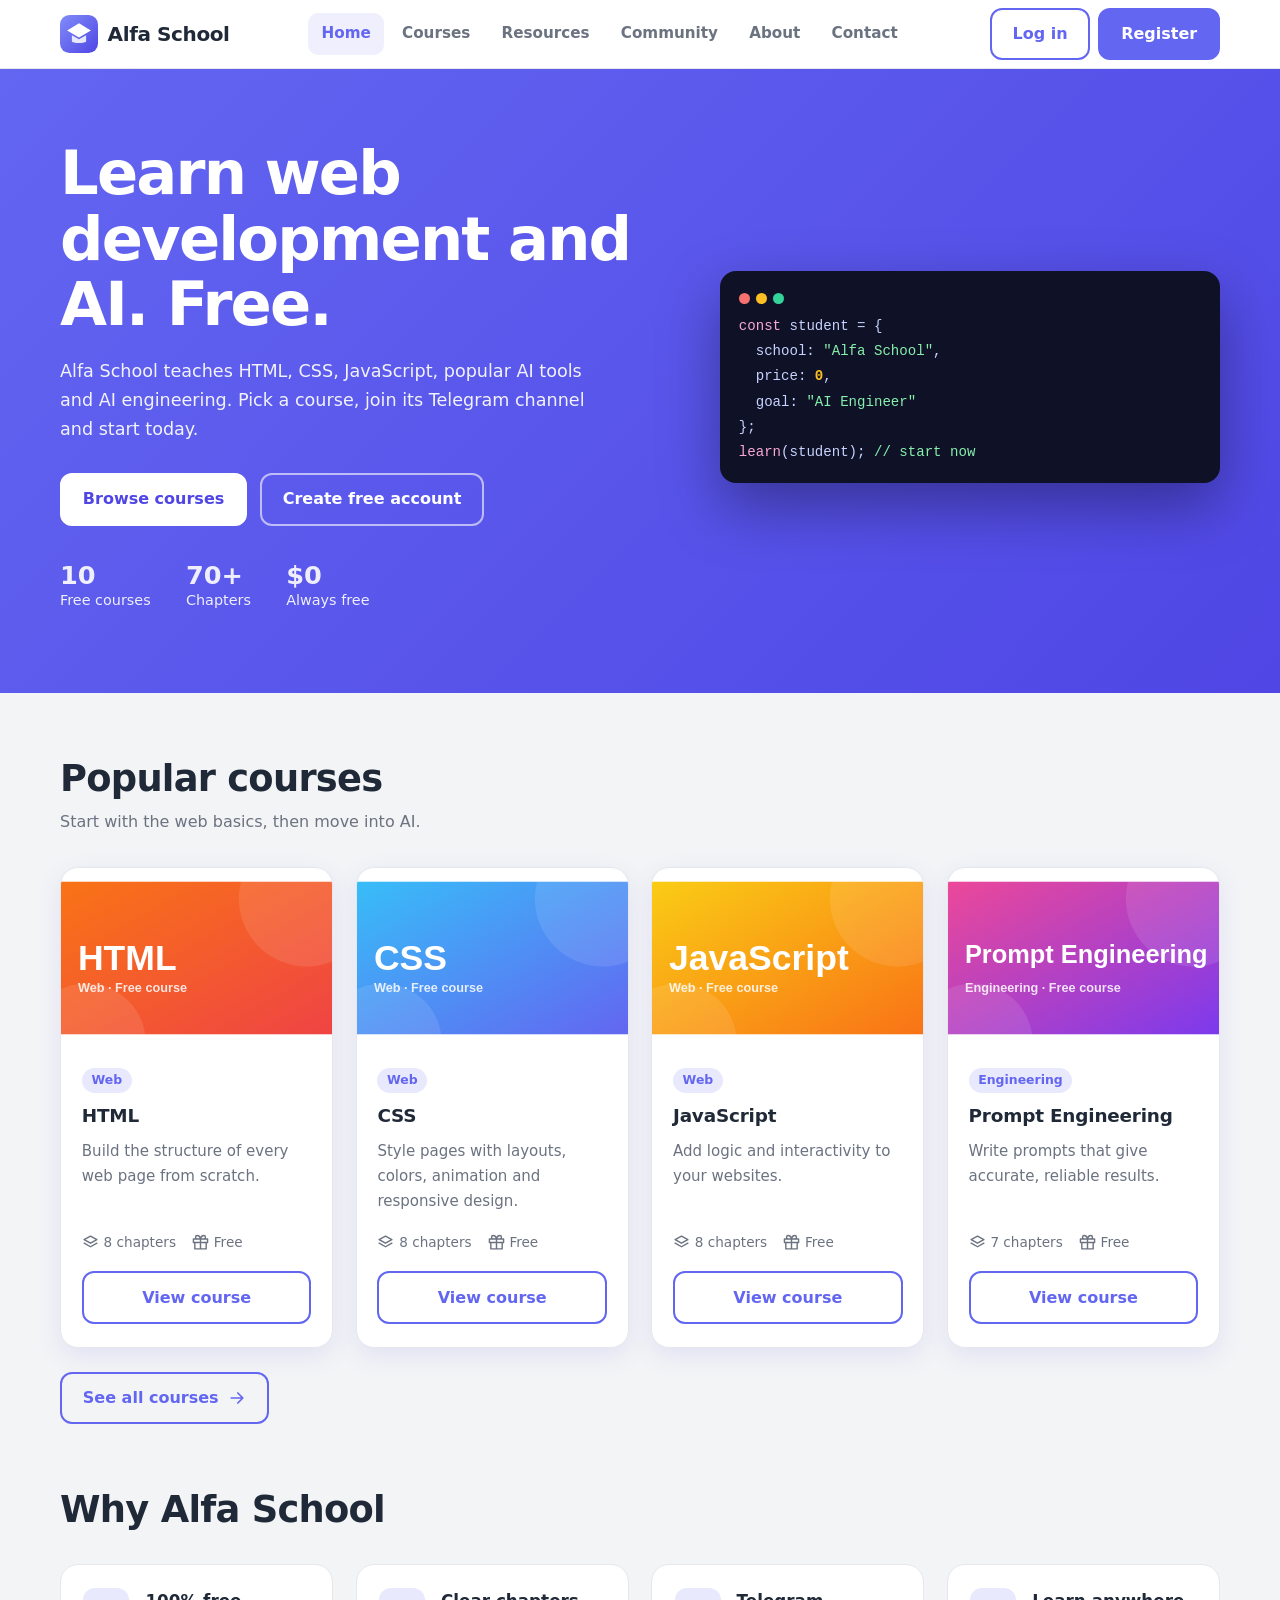
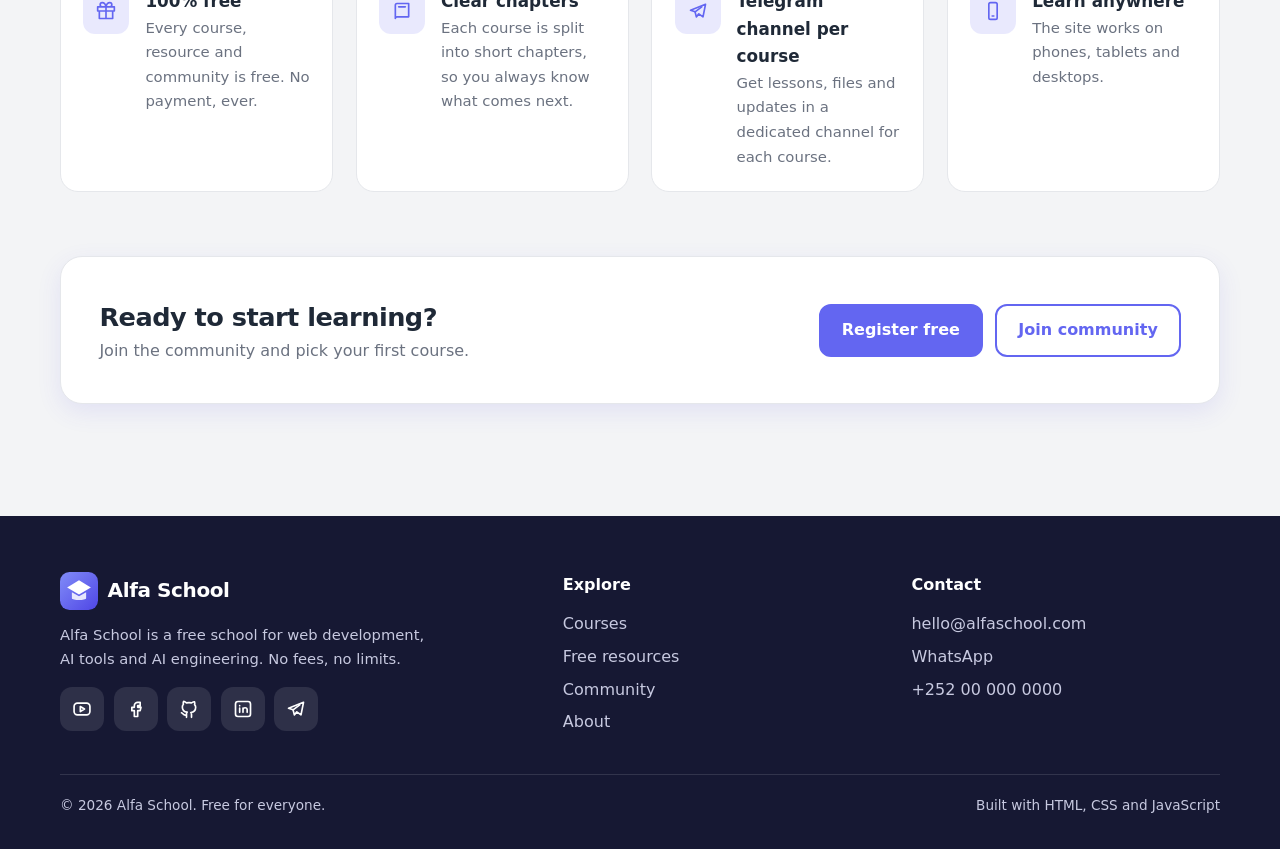
<file: index.html>
<!DOCTYPE html>
<html lang="en">
<head>
<meta charset="UTF-8">
<meta name="viewport" content="width=device-width, initial-scale=1, viewport-fit=cover">
<meta name="description" content="Alfa School is a free school for web development, AI tools and AI engineering.">
<title>Free Tech & AI Learning – Alfa School</title>
<link rel="icon" type="image/svg+xml" href="assets/favicon.svg">
<link rel="stylesheet" href="style.css">
</head>
<body data-page="home">
<main id="app"></main>
<noscript><p style="padding:2rem">Please enable JavaScript to use Alfa School.</p></noscript>
<script src="script.js"></script>
</body>
</html>
</file>
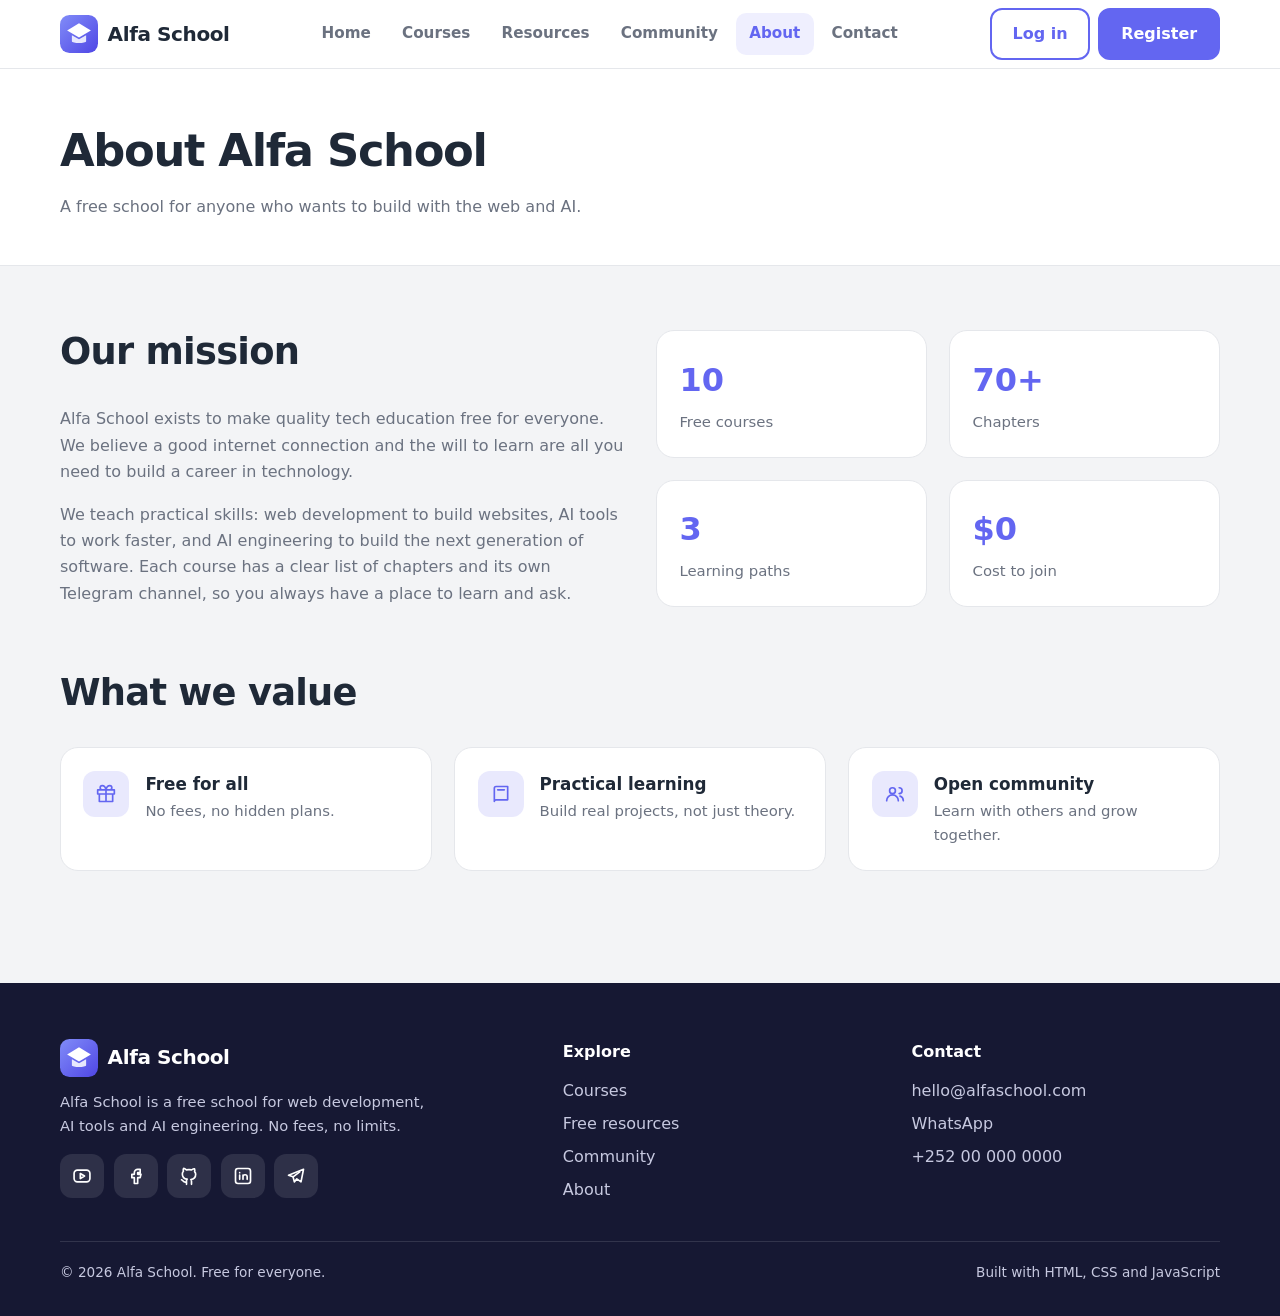
<file: about.html>
<!DOCTYPE html>
<html lang="en">
<head>
<meta charset="UTF-8">
<meta name="viewport" content="width=device-width, initial-scale=1, viewport-fit=cover">
<meta name="description" content="Alfa School is a free school for web development, AI tools and AI engineering.">
<title>About – Alfa School</title>
<link rel="icon" type="image/svg+xml" href="assets/favicon.svg">
<link rel="stylesheet" href="style.css">
</head>
<body data-page="about">
<main id="app"></main>
<noscript><p style="padding:2rem">Please enable JavaScript to use Alfa School.</p></noscript>
<script src="script.js"></script>
</body>
</html>
</file>
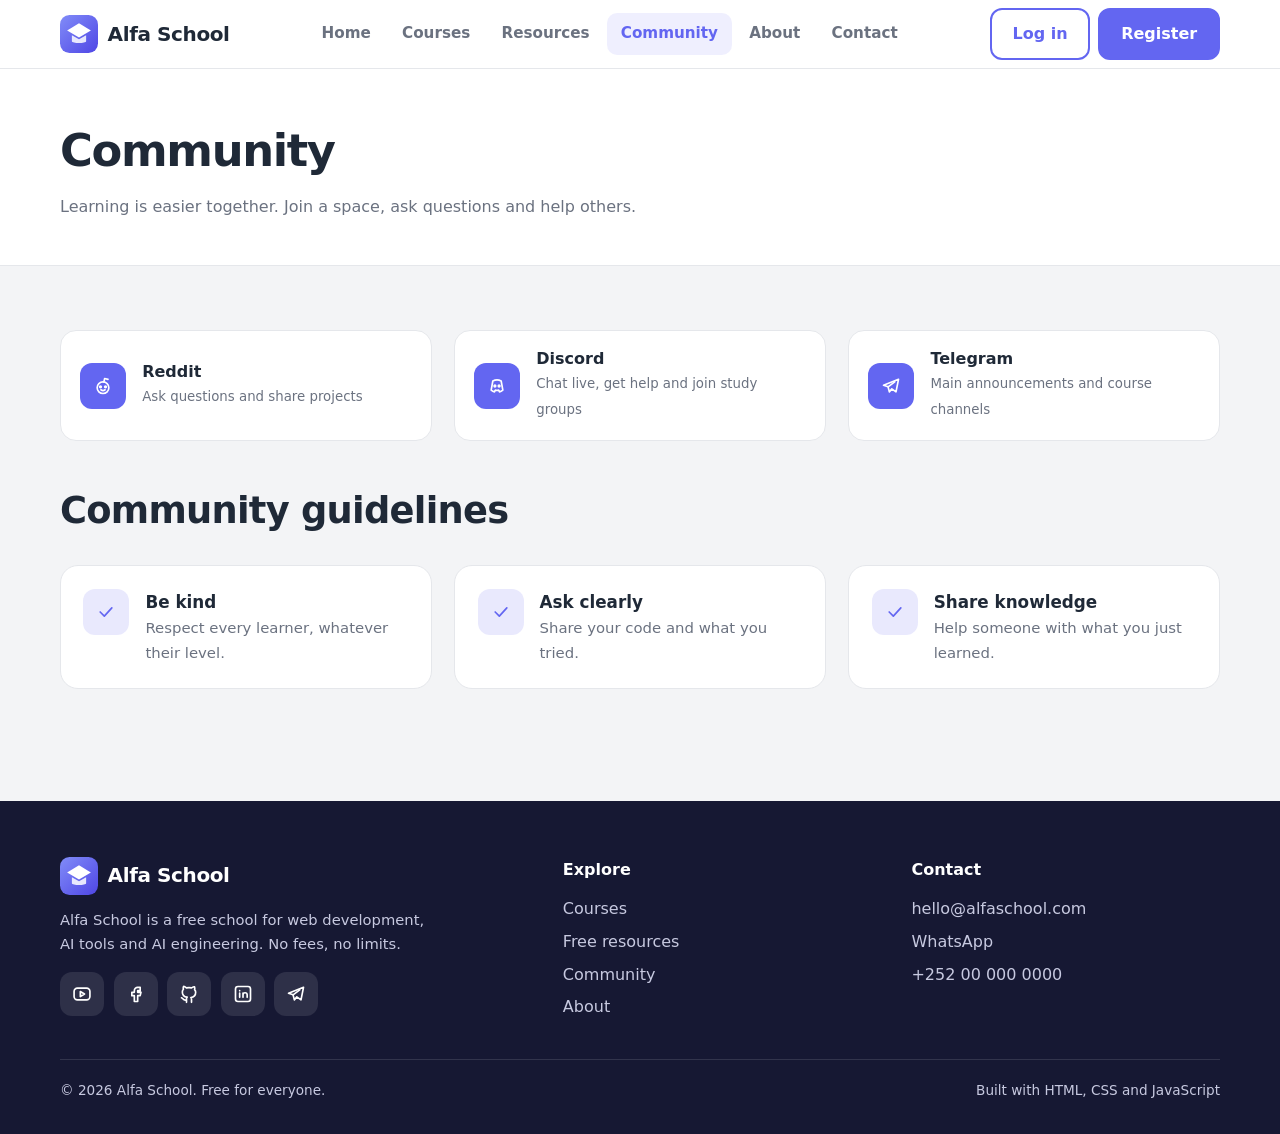
<file: community.html>
<!DOCTYPE html>
<html lang="en">
<head>
<meta charset="UTF-8">
<meta name="viewport" content="width=device-width, initial-scale=1, viewport-fit=cover">
<meta name="description" content="Alfa School is a free school for web development, AI tools and AI engineering.">
<title>Community – Alfa School</title>
<link rel="icon" type="image/svg+xml" href="assets/favicon.svg">
<link rel="stylesheet" href="style.css">
</head>
<body data-page="community">
<main id="app"></main>
<noscript><p style="padding:2rem">Please enable JavaScript to use Alfa School.</p></noscript>
<script src="script.js"></script>
</body>
</html>
</file>
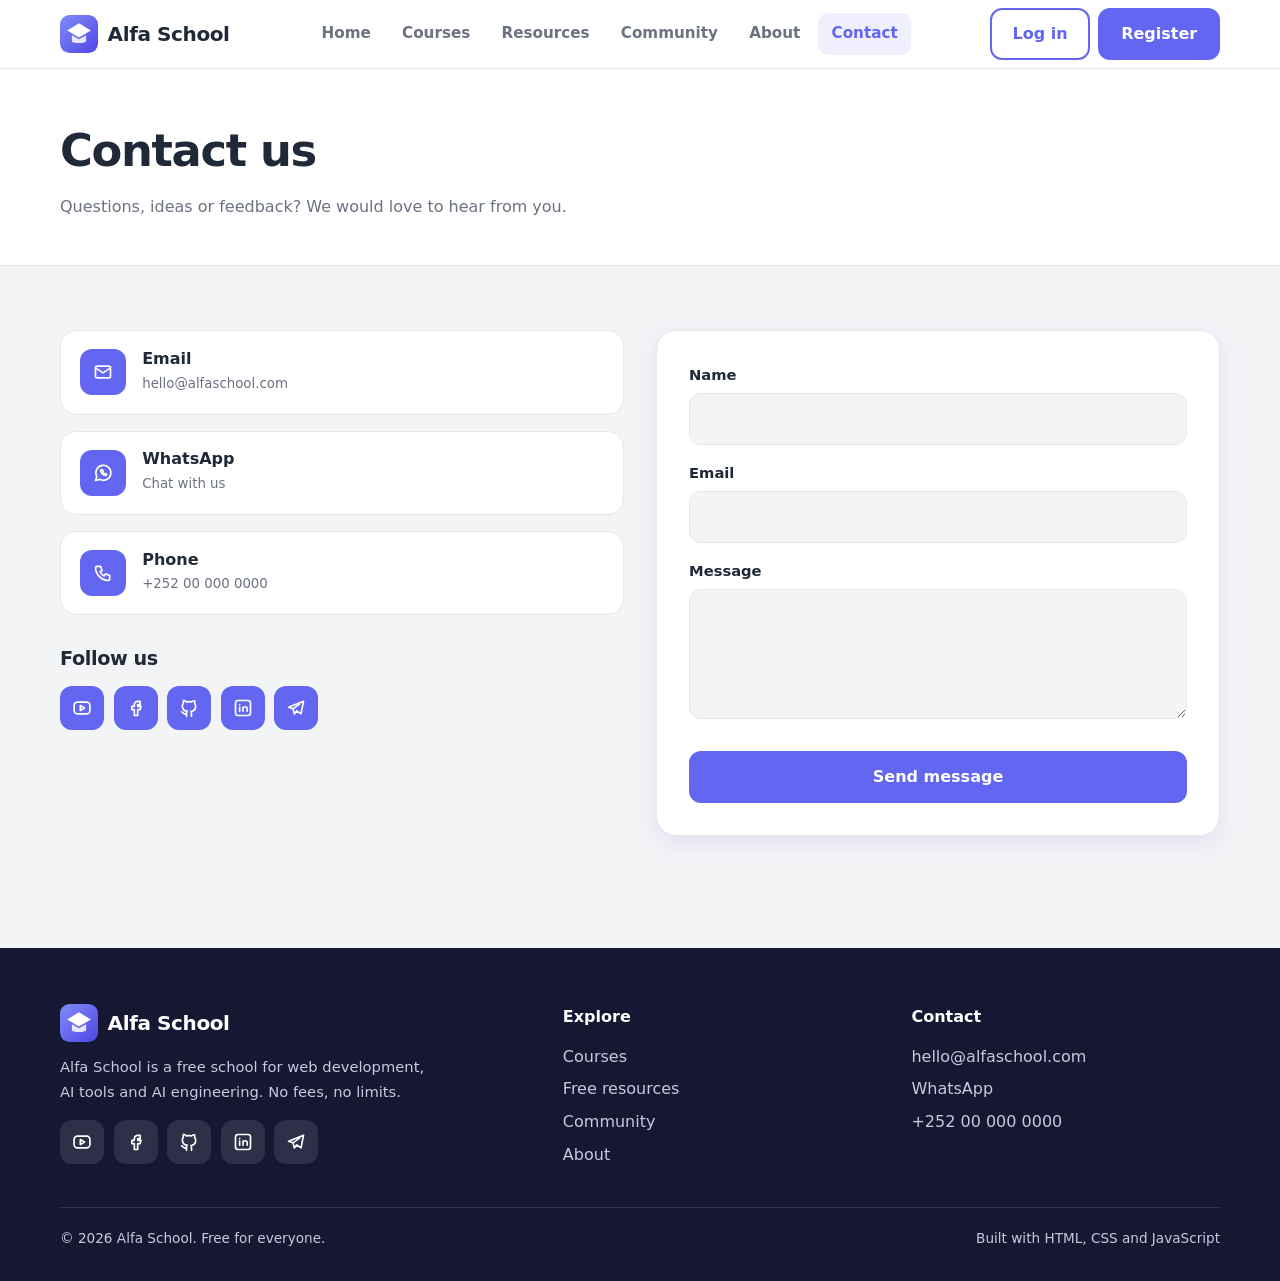
<file: contact.html>
<!DOCTYPE html>
<html lang="en">
<head>
<meta charset="UTF-8">
<meta name="viewport" content="width=device-width, initial-scale=1, viewport-fit=cover">
<meta name="description" content="Alfa School is a free school for web development, AI tools and AI engineering.">
<title>Contact – Alfa School</title>
<link rel="icon" type="image/svg+xml" href="assets/favicon.svg">
<link rel="stylesheet" href="style.css">
</head>
<body data-page="contact">
<main id="app"></main>
<noscript><p style="padding:2rem">Please enable JavaScript to use Alfa School.</p></noscript>
<script src="script.js"></script>
</body>
</html>
</file>
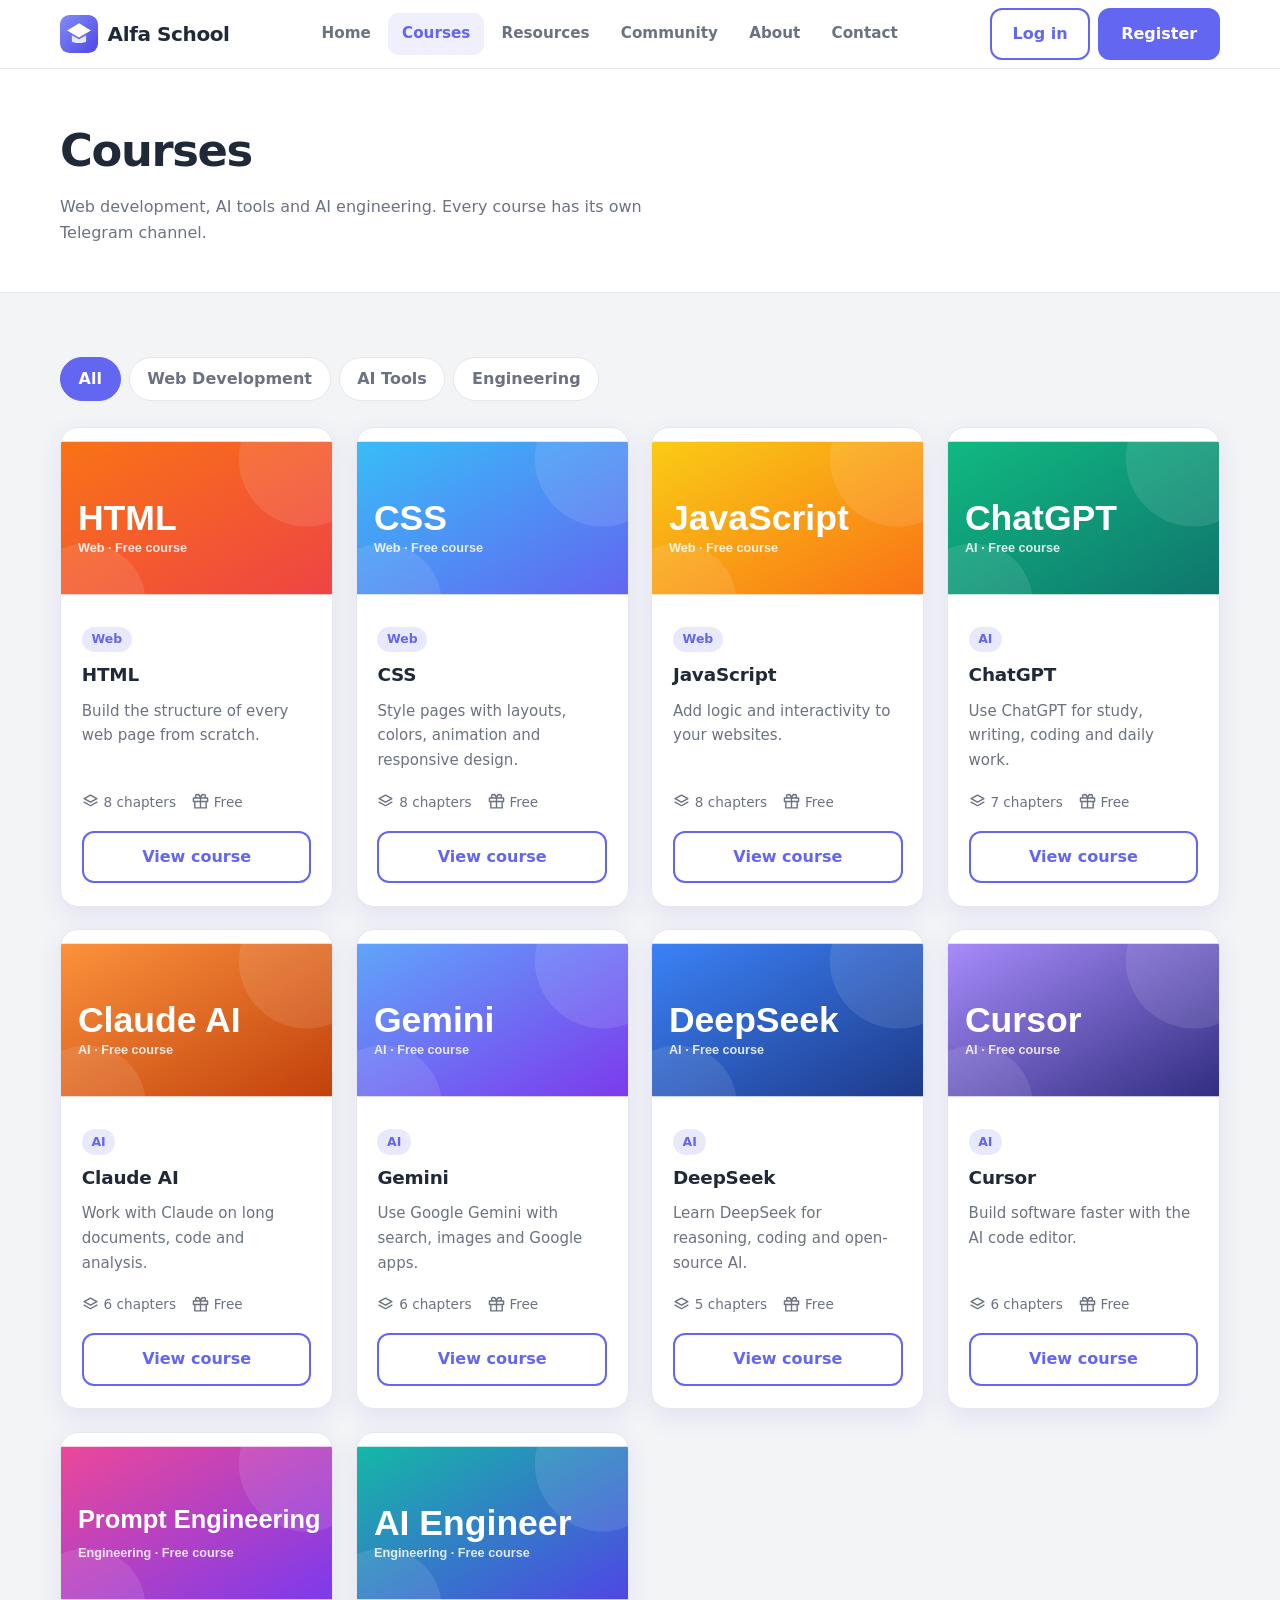
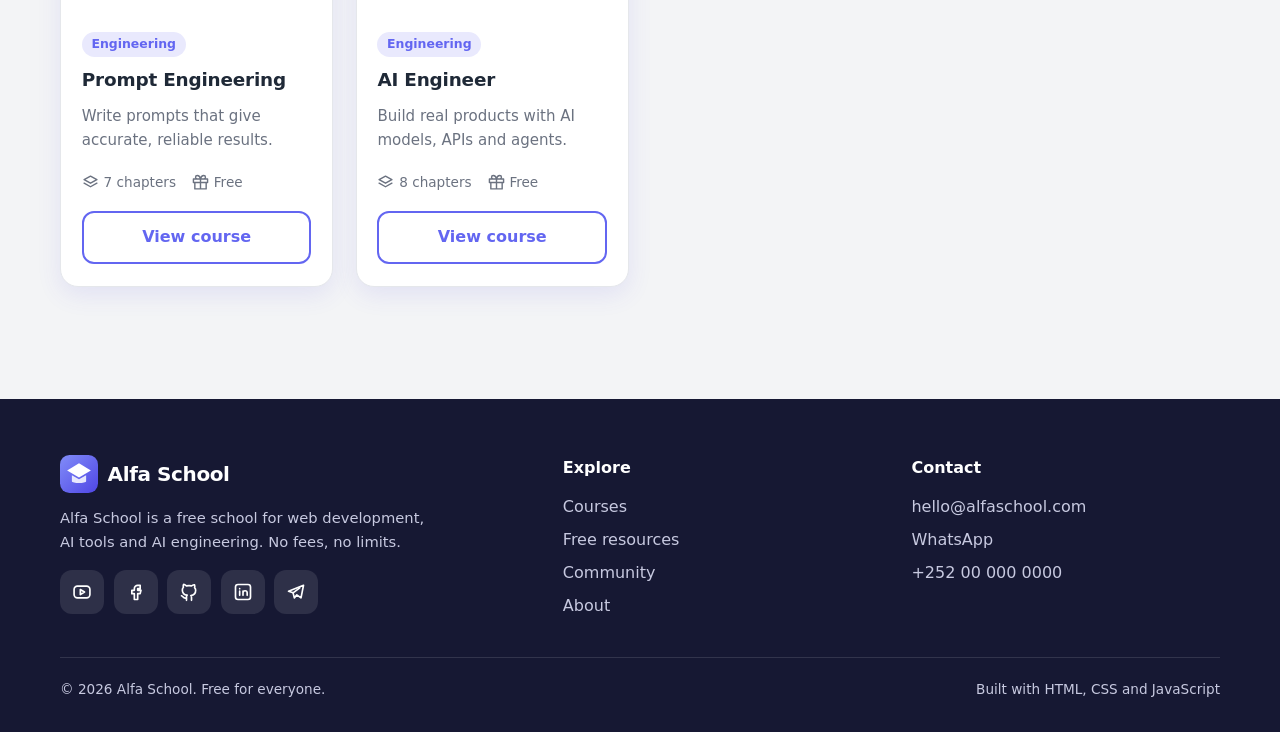
<file: course.html>
<!DOCTYPE html>
<html lang="en">
<head>
<meta charset="UTF-8">
<meta name="viewport" content="width=device-width, initial-scale=1, viewport-fit=cover">
<meta name="description" content="Alfa School is a free school for web development, AI tools and AI engineering.">
<title>Course – Alfa School</title>
<link rel="icon" type="image/svg+xml" href="assets/favicon.svg">
<link rel="stylesheet" href="style.css">
</head>
<body data-page="course">
<main id="app"></main>
<noscript><p style="padding:2rem">Please enable JavaScript to use Alfa School.</p></noscript>
<script src="script.js"></script>
</body>
</html>
</file>
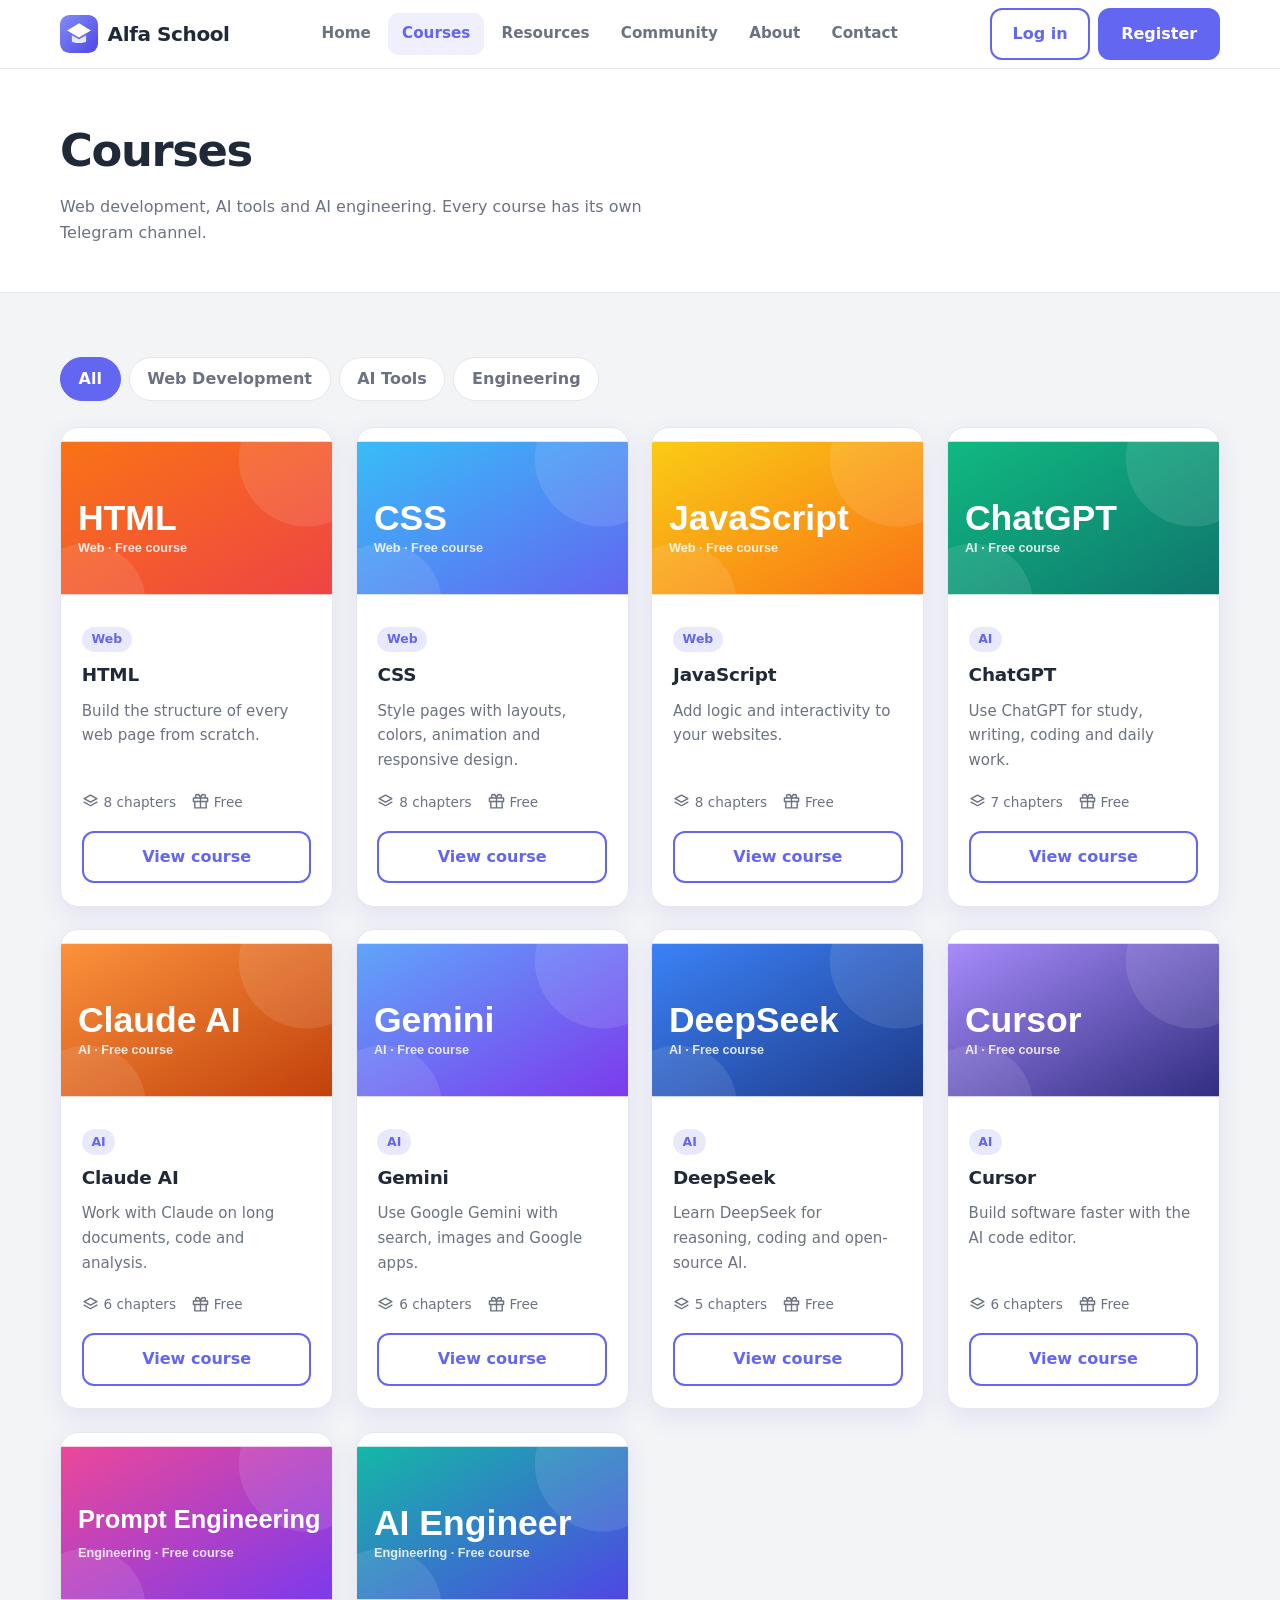
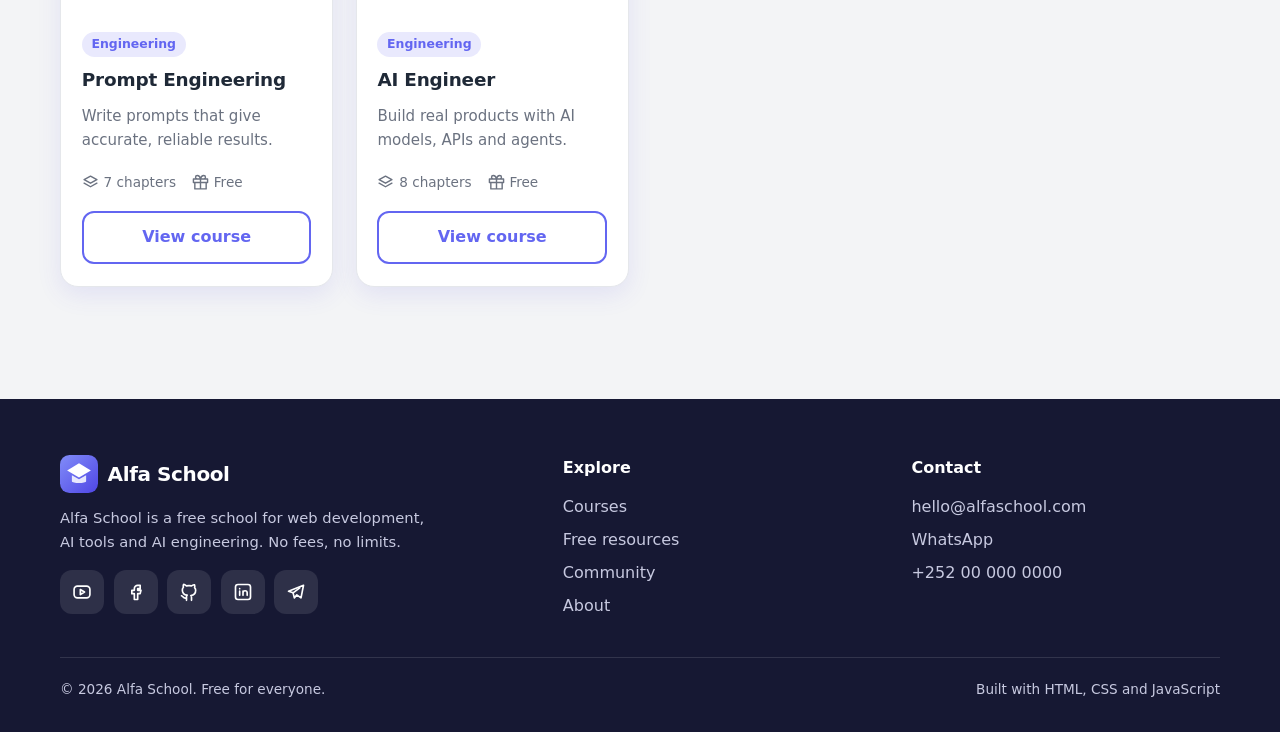
<file: courses.html>
<!DOCTYPE html>
<html lang="en">
<head>
<meta charset="UTF-8">
<meta name="viewport" content="width=device-width, initial-scale=1, viewport-fit=cover">
<meta name="description" content="Alfa School is a free school for web development, AI tools and AI engineering.">
<title>Courses – Alfa School</title>
<link rel="icon" type="image/svg+xml" href="assets/favicon.svg">
<link rel="stylesheet" href="style.css">
</head>
<body data-page="courses">
<main id="app"></main>
<noscript><p style="padding:2rem">Please enable JavaScript to use Alfa School.</p></noscript>
<script src="script.js"></script>
</body>
</html>
</file>
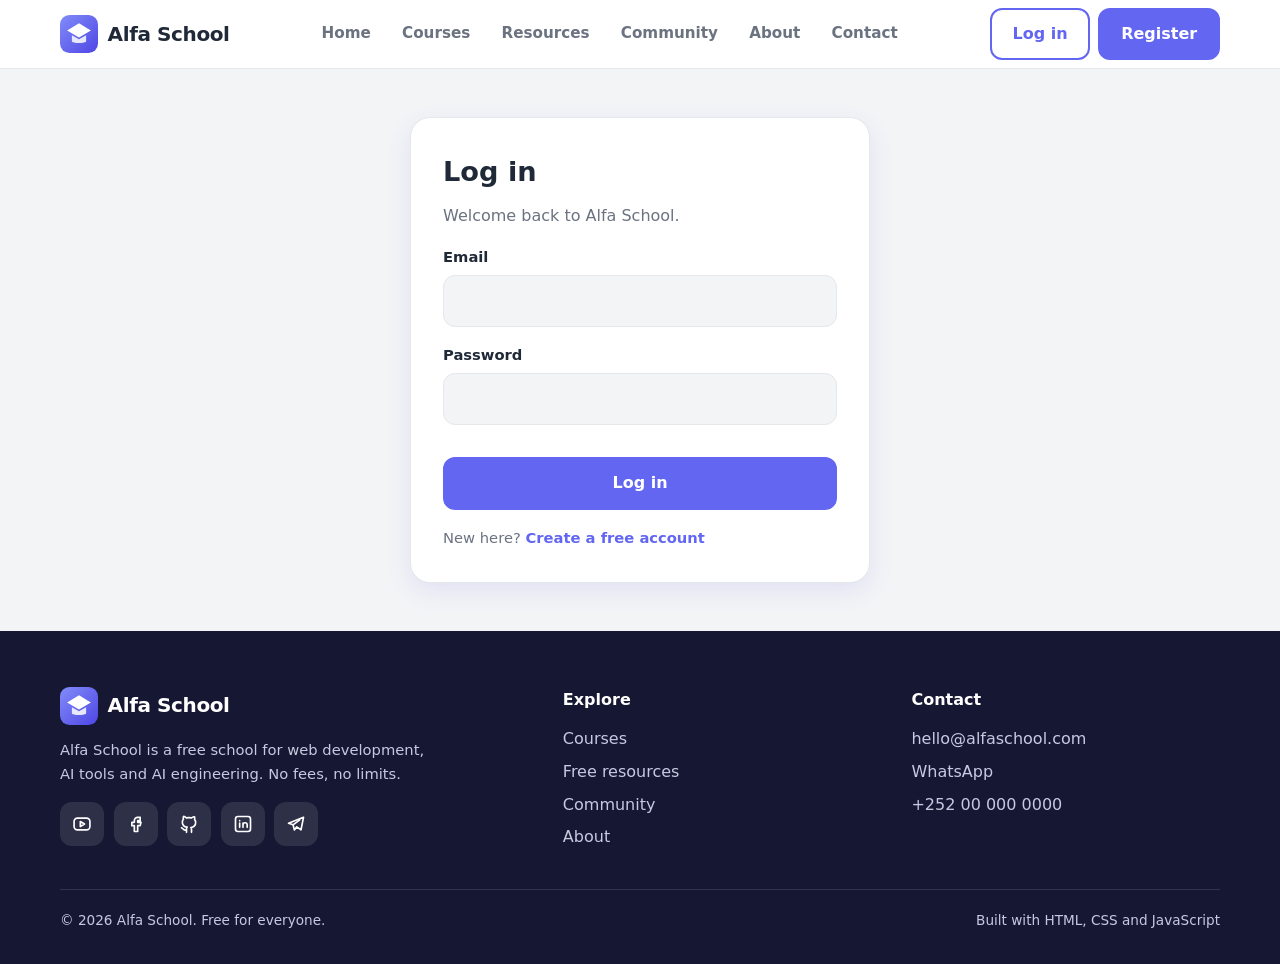
<file: login.html>
<!DOCTYPE html>
<html lang="en">
<head>
<meta charset="UTF-8">
<meta name="viewport" content="width=device-width, initial-scale=1, viewport-fit=cover">
<meta name="description" content="Alfa School is a free school for web development, AI tools and AI engineering.">
<title>Log in – Alfa School</title>
<link rel="icon" type="image/svg+xml" href="assets/favicon.svg">
<link rel="stylesheet" href="style.css">
</head>
<body data-page="login">
<main id="app"></main>
<noscript><p style="padding:2rem">Please enable JavaScript to use Alfa School.</p></noscript>
<script src="script.js"></script>
</body>
</html>
</file>
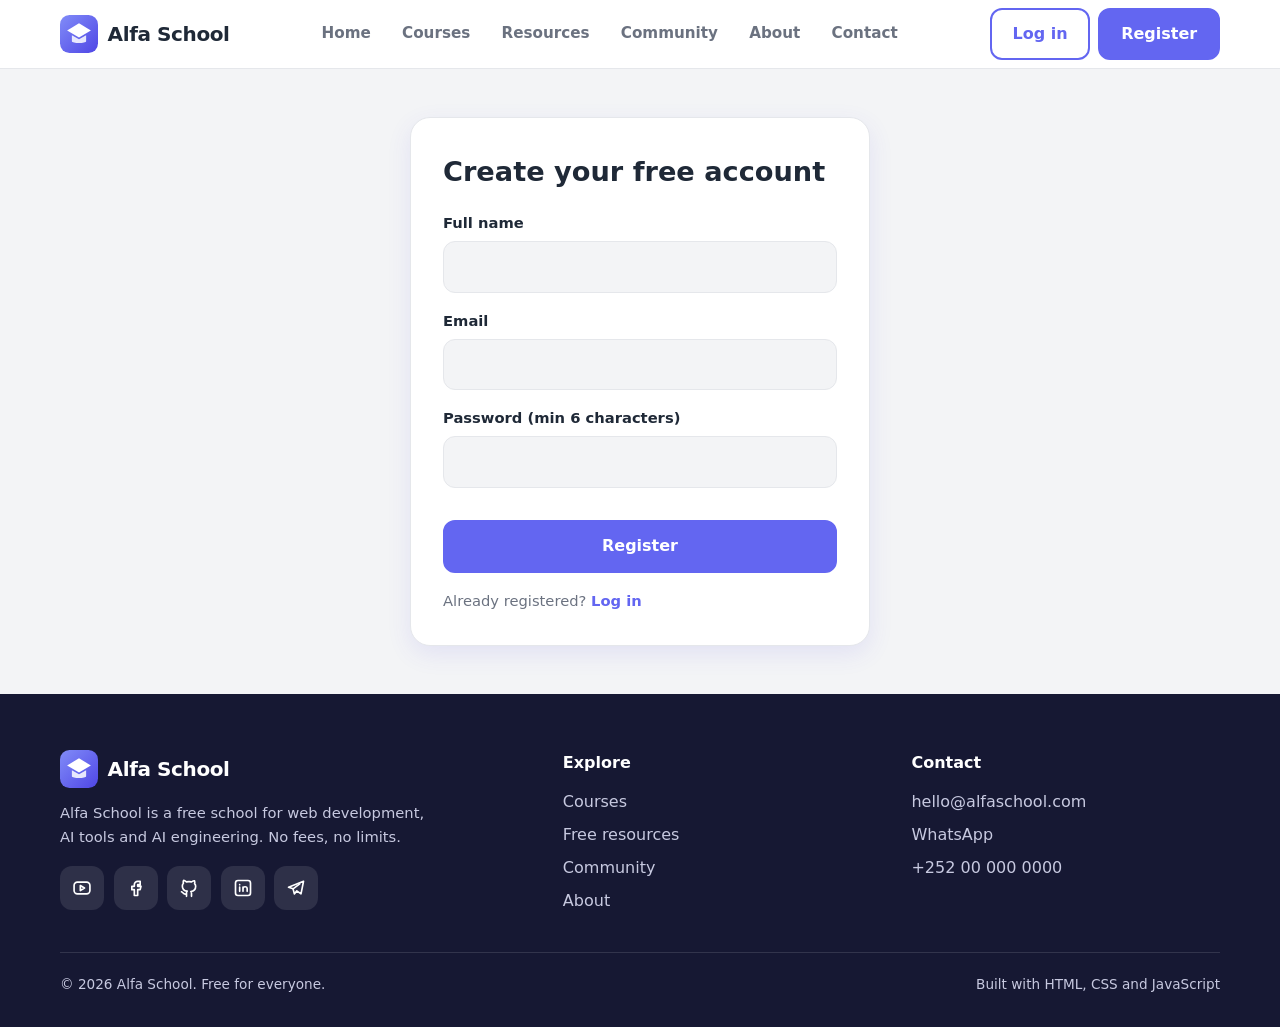
<file: register.html>
<!DOCTYPE html>
<html lang="en">
<head>
<meta charset="UTF-8">
<meta name="viewport" content="width=device-width, initial-scale=1, viewport-fit=cover">
<meta name="description" content="Alfa School is a free school for web development, AI tools and AI engineering.">
<title>Register – Alfa School</title>
<link rel="icon" type="image/svg+xml" href="assets/favicon.svg">
<link rel="stylesheet" href="style.css">
</head>
<body data-page="register">
<main id="app"></main>
<noscript><p style="padding:2rem">Please enable JavaScript to use Alfa School.</p></noscript>
<script src="script.js"></script>
</body>
</html>
</file>
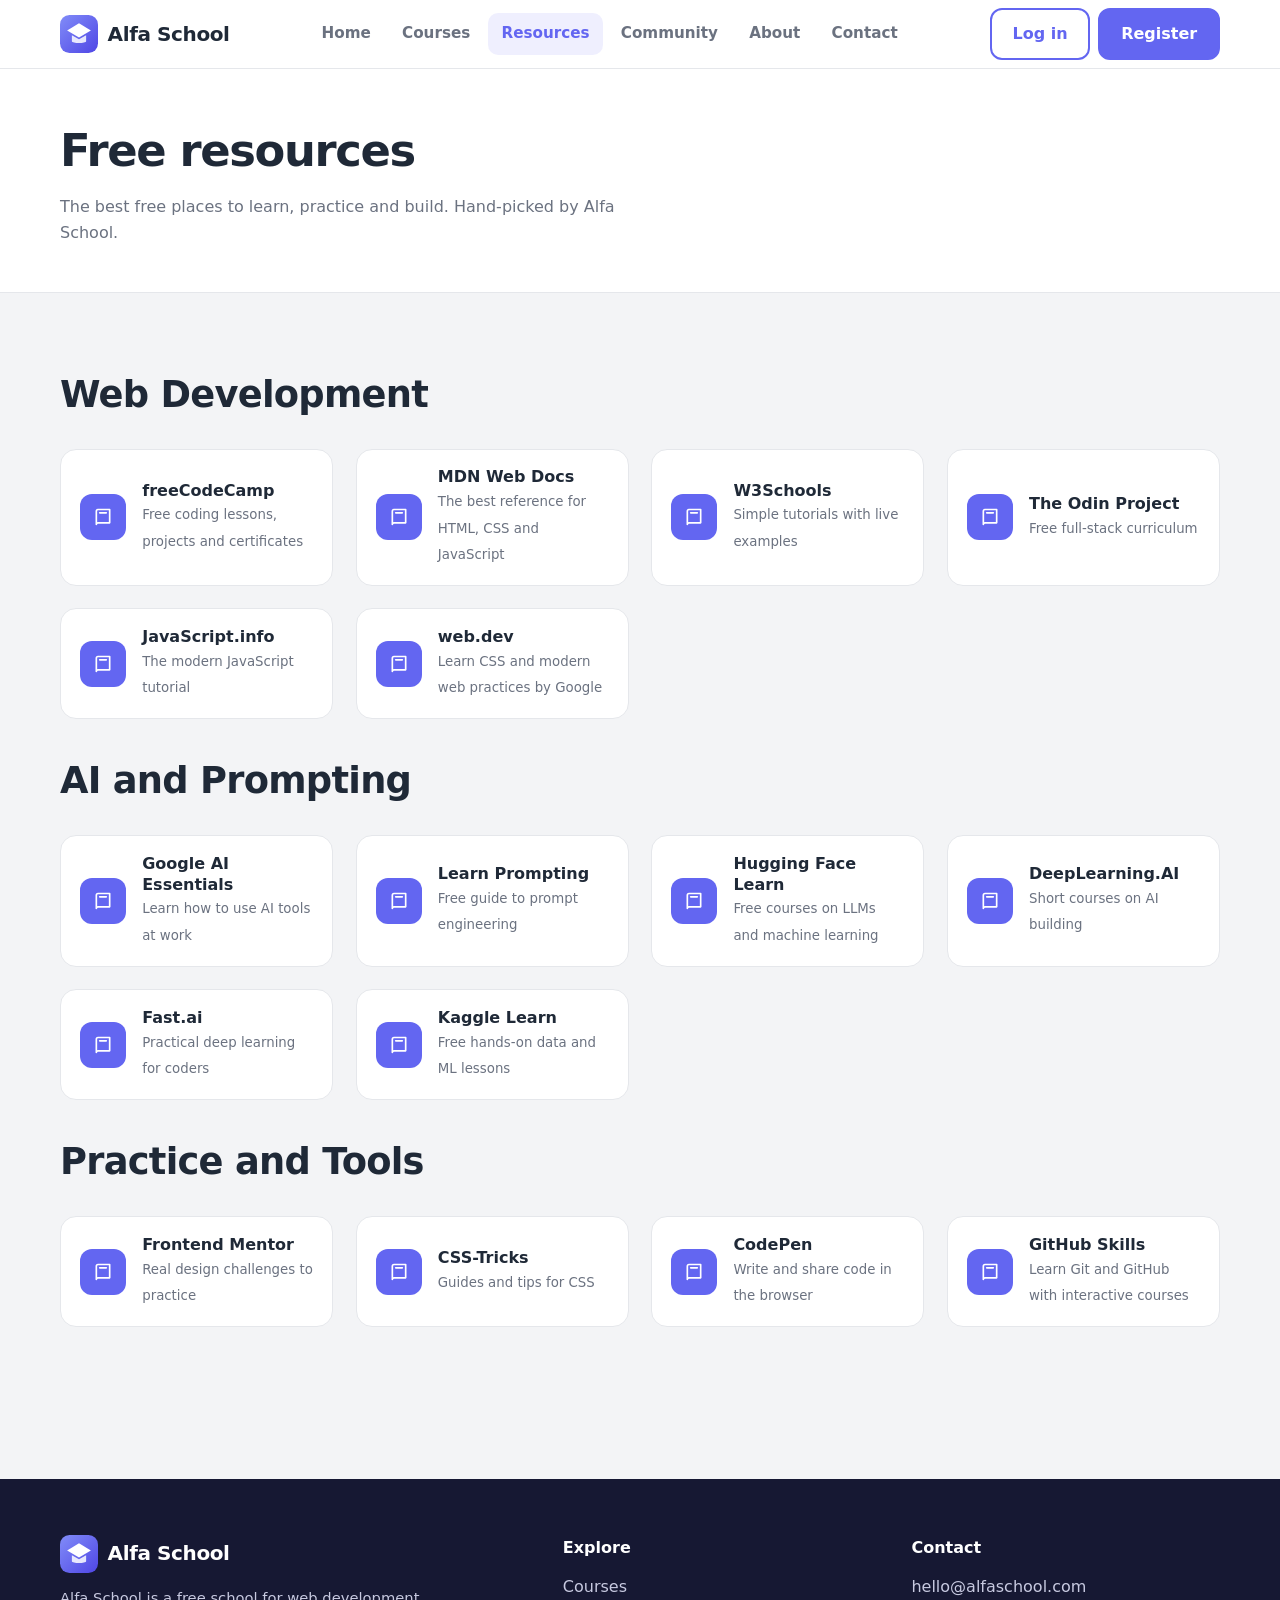
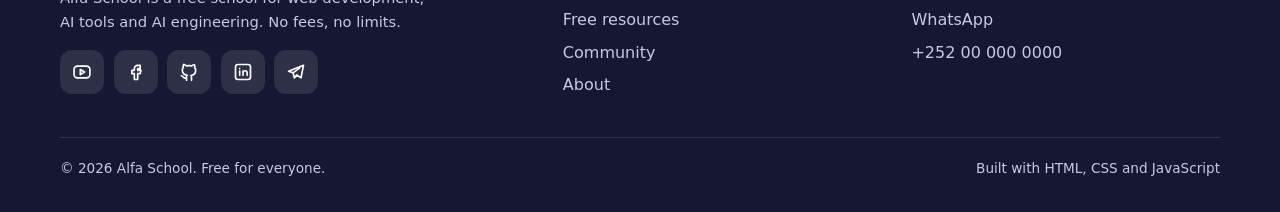
<file: resources.html>
<!DOCTYPE html>
<html lang="en">
<head>
<meta charset="UTF-8">
<meta name="viewport" content="width=device-width, initial-scale=1, viewport-fit=cover">
<meta name="description" content="Alfa School is a free school for web development, AI tools and AI engineering.">
<title>Free Resources – Alfa School</title>
<link rel="icon" type="image/svg+xml" href="assets/favicon.svg">
<link rel="stylesheet" href="style.css">
</head>
<body data-page="resources">
<main id="app"></main>
<noscript><p style="padding:2rem">Please enable JavaScript to use Alfa School.</p></noscript>
<script src="script.js"></script>
</body>
</html>
</file>
<file: style.css>
:root{--primary:#6366f1;--primary-dark:#4f46e5;--text-dark:#1f2937;--text-light:#6b7280;--bg:#f3f4f6;--white:#ffffff;--line:#e5e7eb;--shadow:0 8px 24px rgba(79,70,229,.10)}
@media (prefers-color-scheme:dark){:root:not([data-theme="light"]){--text-dark:#f3f4f6;--text-light:#a1a8b8;--bg:#111322;--white:#1b1e33;--line:#2b2f4a;--shadow:0 8px 24px rgba(0,0,0,.4)}}
:root[data-theme="dark"]{--text-dark:#f3f4f6;--text-light:#a1a8b8;--bg:#111322;--white:#1b1e33;--line:#2b2f4a;--shadow:0 8px 24px rgba(0,0,0,.4)}
*{box-sizing:border-box;margin:0;padding:0}
html{scroll-behavior:smooth;scroll-padding-top:env(safe-area-inset-top,0px)}
:root{padding-top:env(safe-area-inset-top,0px);padding-bottom:env(safe-area-inset-bottom,0px)}
body{font-family:'Plus Jakarta Sans',system-ui,-apple-system,'Segoe UI',Roboto,sans-serif;background:var(--bg);color:var(--text-dark);line-height:1.65;-webkit-font-smoothing:antialiased}
a{color:inherit;text-decoration:none}
button,input,textarea{font:inherit;color:inherit}
:focus-visible{outline:3px solid var(--primary);outline-offset:2px;border-radius:6px}
.wrap{width:min(1160px,100% - 2rem);margin-inline:auto}
svg.i{width:1.25em;height:1.25em;fill:none;stroke:currentColor;stroke-width:2;stroke-linecap:round;stroke-linejoin:round;flex:none}
svg.f{fill:currentColor;stroke:none}
/* header */
header{position:sticky;top:0;z-index:20;background:var(--white);border-bottom:1px solid var(--line)}
.bar{display:flex;align-items:center;justify-content:space-between;height:68px;gap:1rem}
.logo{display:flex;align-items:center;gap:.6rem;font-weight:800;font-size:1.25rem;letter-spacing:-.02em}
.logo svg{width:38px;height:38px}
nav{display:flex;align-items:center;gap:.25rem}
nav a{padding:.5rem .85rem;border-radius:10px;font-weight:600;font-size:.95rem;color:var(--text-light)}
nav a:hover,nav a.on{color:var(--primary);background:color-mix(in srgb,var(--primary) 10%,transparent)}
.btn{display:inline-flex;align-items:center;justify-content:center;gap:.5rem;padding:.7rem 1.3rem;border-radius:12px;font-weight:700;border:2px solid var(--primary);background:var(--primary);color:#fff;cursor:pointer;transition:background .2s}
.btn:hover{background:var(--primary-dark);border-color:var(--primary-dark)}
.btn.ghost{background:transparent;color:var(--primary)}
.btn.ghost:hover{background:color-mix(in srgb,var(--primary) 10%,transparent)}
.auth{display:flex;gap:.5rem;align-items:center}
.burger{display:none;background:none;border:0;cursor:pointer;padding:.4rem}
.burger svg{width:28px;height:28px}
@media(max-width:900px){
 .burger{display:block}
 nav{position:absolute;left:0;right:0;top:68px;background:var(--white);flex-direction:column;align-items:stretch;padding:.75rem 1rem 1rem;border-bottom:1px solid var(--line);display:none}
 nav.open{display:flex}
 nav a{padding:.8rem 1rem}
 .auth .hide-s{display:none}
}
/* hero */
.hero{background:linear-gradient(135deg,var(--primary) 0%,var(--primary-dark) 100%);color:#fff;padding:4.5rem 0 5rem;position:relative;overflow:hidden}
.hero .wrap{display:grid;grid-template-columns:1.1fr .9fr;gap:3rem;align-items:center}
.hero h1{font-size:clamp(2.2rem,5.5vw,3.8rem);line-height:1.08;letter-spacing:-.03em;font-weight:800}
.hero p{margin:1.2rem 0 1.8rem;font-size:1.1rem;opacity:.92;max-width:48ch}
.hero .btn{background:#fff;color:var(--primary-dark);border-color:#fff}
.hero .btn.ghost{background:transparent;color:#fff;border-color:rgba(255,255,255,.6)}
.cta{display:flex;gap:.8rem;flex-wrap:wrap}
.code{background:#0f1226;border-radius:16px;padding:1.1rem 1.2rem;font-family:ui-monospace,Menlo,Consolas,monospace;font-size:.88rem;line-height:1.8;box-shadow:0 24px 60px rgba(0,0,0,.35);color:#c7d2fe;overflow:hidden}
.code i{display:inline-block;width:11px;height:11px;border-radius:50%;margin-right:6px;background:#f87171}
.code i+i{background:#fbbf24}.code i+i+i{background:#34d399}
.code b{color:#fbbf24}.code em{color:#86efac;font-style:normal}.code u{color:#f9a8d4;text-decoration:none}
.stats{display:flex;gap:2.2rem;margin-top:2.2rem;flex-wrap:wrap}
.stats div{font-size:.9rem;opacity:.9}.stats strong{display:block;font-size:1.6rem;line-height:1.1}
@media(max-width:820px){.hero .wrap{grid-template-columns:1fr}.hero{padding:3rem 0}}
/* sections */
section.s{padding:4rem 0}
.head{max-width:60ch;margin-bottom:2rem}
.head h2{font-size:clamp(1.6rem,3.5vw,2.3rem);letter-spacing:-.02em;line-height:1.2}
.head p{color:var(--text-light);margin-top:.5rem}
.page-title{background:var(--white);border-bottom:1px solid var(--line);padding:2.8rem 0}
.page-title h1{font-size:clamp(1.9rem,4.5vw,2.8rem);letter-spacing:-.03em}
.page-title p{color:var(--text-light);max-width:60ch;margin-top:.4rem}
.grid{display:grid;gap:1.4rem;grid-template-columns:repeat(auto-fill,minmax(260px,1fr))}
.card{background:var(--white);border:1px solid var(--line);border-radius:18px;overflow:hidden;box-shadow:var(--shadow);display:flex;flex-direction:column}
.card .body{padding:1.2rem 1.3rem 1.4rem;display:flex;flex-direction:column;gap:.5rem;flex:1}
.card h3{font-size:1.15rem;letter-spacing:-.01em}
.card p{color:var(--text-light);font-size:.94rem}
.cover{aspect-ratio:16/9;width:100%;display:block}
.tag{display:inline-block;font-size:.78rem;font-weight:700;padding:.15rem .6rem;border-radius:99px;background:color-mix(in srgb,var(--primary) 14%,transparent);color:var(--primary);width:fit-content}
.meta{display:flex;gap:1rem;font-size:.85rem;color:var(--text-light);margin-top:auto;padding-top:.6rem}
.meta span{display:flex;align-items:center;gap:.3rem}
.tabs{display:flex;gap:.5rem;flex-wrap:wrap;margin-bottom:1.6rem}
.tabs button{padding:.5rem 1.1rem;border-radius:99px;border:1px solid var(--line);background:var(--white);font-weight:600;cursor:pointer;color:var(--text-light)}
.tabs button.on{background:var(--primary);border-color:var(--primary);color:#fff}
.feat{display:flex;gap:1rem;padding:1.4rem;background:var(--white);border:1px solid var(--line);border-radius:18px}
.feat .ic{width:46px;height:46px;border-radius:12px;background:color-mix(in srgb,var(--primary) 14%,transparent);color:var(--primary);display:grid;place-items:center;flex:none}
.feat h3{font-size:1.05rem}.feat p{color:var(--text-light);font-size:.93rem}
.banner{background:var(--white);border:1px solid var(--line);border-radius:22px;padding:2.4rem;display:flex;align-items:center;justify-content:space-between;gap:1.5rem;flex-wrap:wrap;box-shadow:var(--shadow)}
.banner h2{font-size:1.6rem;letter-spacing:-.02em}.banner p{color:var(--text-light)}
/* course detail */
.detail{display:grid;grid-template-columns:1.6fr 1fr;gap:2rem;align-items:start}
@media(max-width:900px){.detail{grid-template-columns:1fr}}
.chap{list-style:none;display:grid;gap:.6rem;margin-top:1rem}
.chap li{display:flex;gap:.9rem;align-items:center;background:var(--white);border:1px solid var(--line);border-radius:14px;padding:.85rem 1rem;font-weight:600}
.chap li span{width:32px;height:32px;border-radius:50%;background:var(--primary);color:#fff;display:grid;place-items:center;font-size:.85rem;flex:none}
.side{position:sticky;top:88px;display:grid;gap:1rem}
.back{display:inline-flex;align-items:center;gap:.4rem;color:var(--primary);font-weight:700;margin-bottom:1rem}
/* links list */
.link{display:flex;align-items:center;gap:1rem;padding:1.1rem 1.2rem;background:var(--white);border:1px solid var(--line);border-radius:16px;transition:border-color .2s,transform .2s}
.link:hover{border-color:var(--primary);transform:translateY(-2px)}
.link .ic{width:46px;height:46px;border-radius:12px;background:var(--primary);color:#fff;display:grid;place-items:center;flex:none}
.link strong{display:block;line-height:1.3}.link small{color:var(--text-light)}
/* forms */
.form{background:var(--white);border:1px solid var(--line);border-radius:20px;padding:2rem;box-shadow:var(--shadow);display:grid;gap:1rem}
label{font-weight:600;font-size:.92rem;display:grid;gap:.35rem}
input,textarea{padding:.8rem 1rem;border-radius:12px;border:1.5px solid var(--line);background:var(--bg);width:100%}
input:focus,textarea:focus{outline:none;border-color:var(--primary)}
textarea{min-height:130px;resize:vertical}
.authbox{max-width:460px;margin:3rem auto}
.msg{padding:.7rem 1rem;border-radius:12px;font-size:.92rem;font-weight:600}
.msg.ok{background:#dcfce7;color:#166534}.msg.err{background:#fee2e2;color:#991b1b}
.two{display:grid;grid-template-columns:1fr 1fr;gap:2rem}
@media(max-width:820px){.two{grid-template-columns:1fr}}
.social{display:flex;gap:.6rem;flex-wrap:wrap}
.social a{width:44px;height:44px;border-radius:12px;display:grid;place-items:center;background:rgba(255,255,255,.1);color:#fff;transition:background .2s}
.social a:hover{background:var(--primary)}
/* footer */
footer{background:#161833;color:#c7c9e0;padding:3.5rem 0 2rem;margin-top:3rem}
.fgrid{display:grid;grid-template-columns:1.5fr 1fr 1fr;gap:2.5rem}
@media(max-width:820px){.fgrid{grid-template-columns:1fr}}
footer h4{color:#fff;margin-bottom:.8rem}footer li{list-style:none;margin:.4rem 0}footer li a:hover{color:#fff}
footer .logo{color:#fff;margin-bottom:.8rem}footer p{font-size:.92rem;max-width:40ch}
.copy{border-top:1px solid rgba(255,255,255,.12);margin-top:2rem;padding-top:1.2rem;font-size:.85rem;display:flex;justify-content:space-between;gap:1rem;flex-wrap:wrap}
@media(prefers-reduced-motion:reduce){*{transition:none!important;scroll-behavior:auto!important}}
</file>
